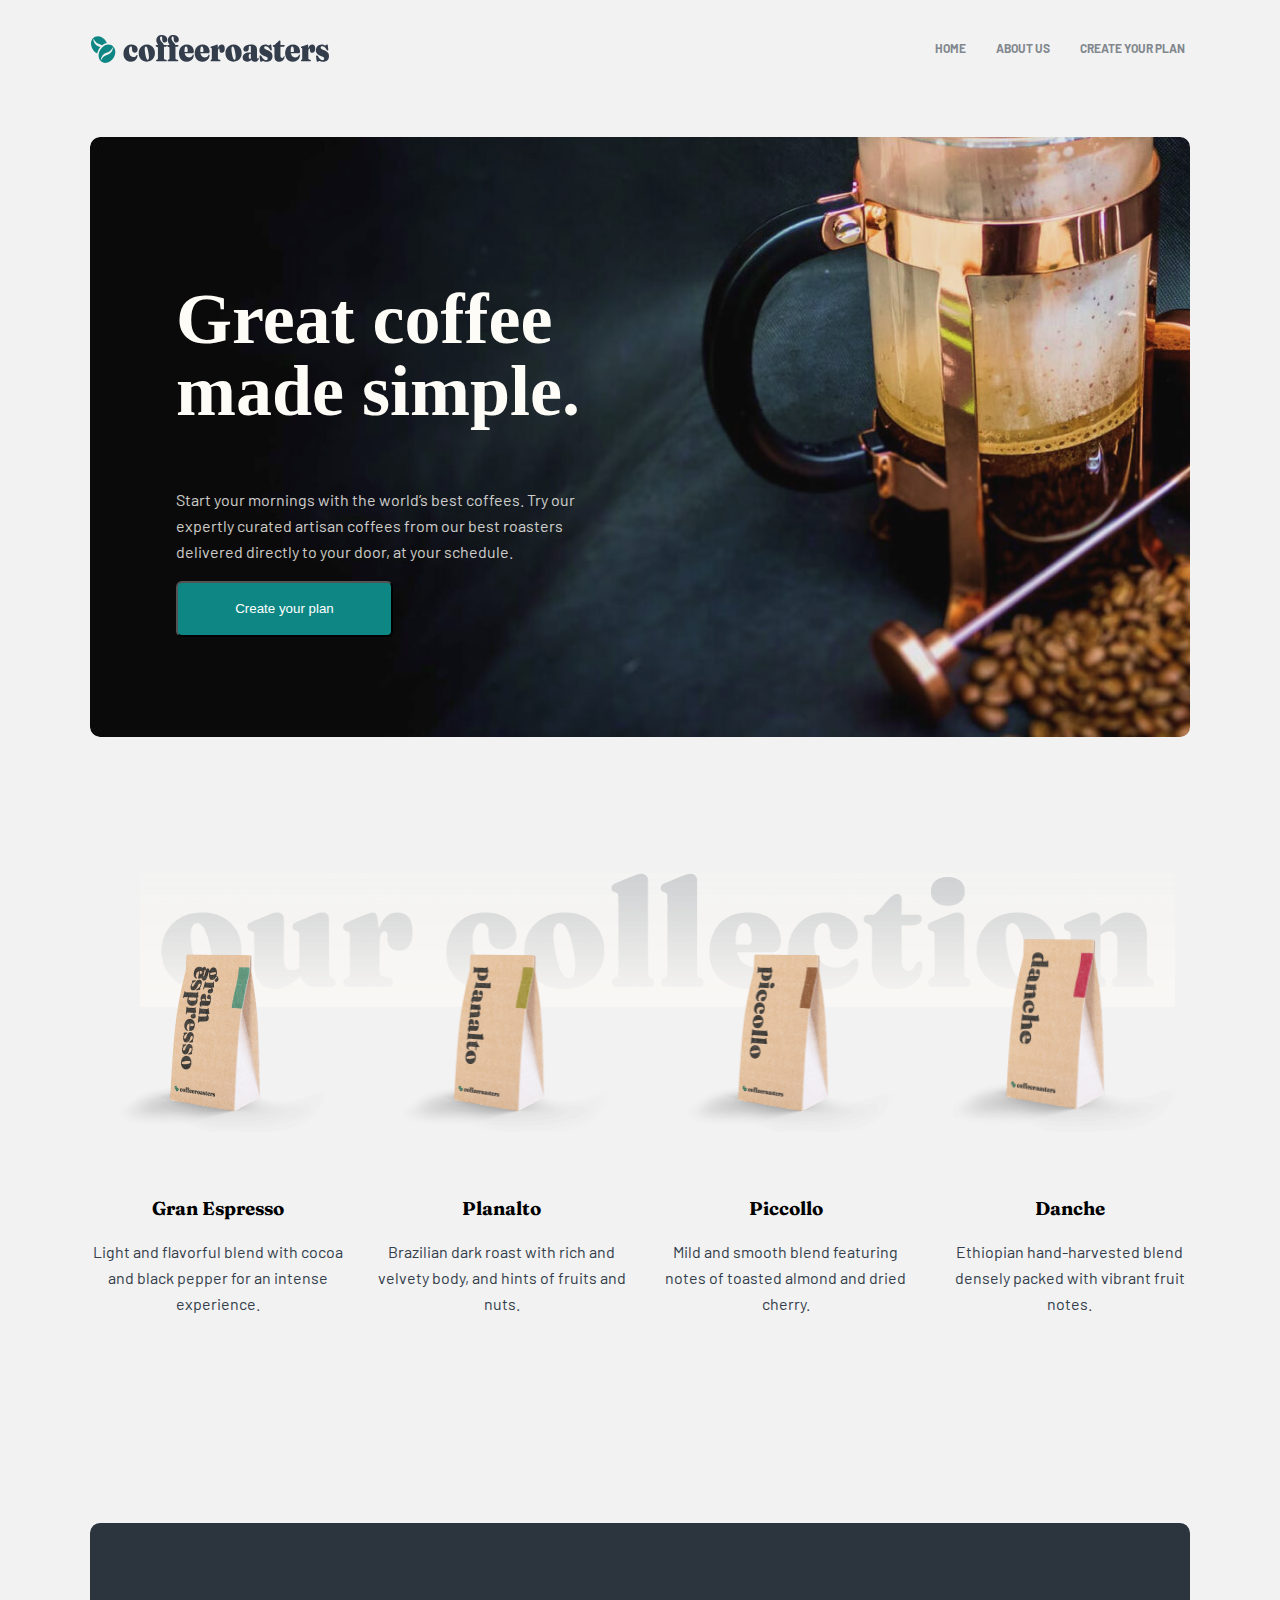
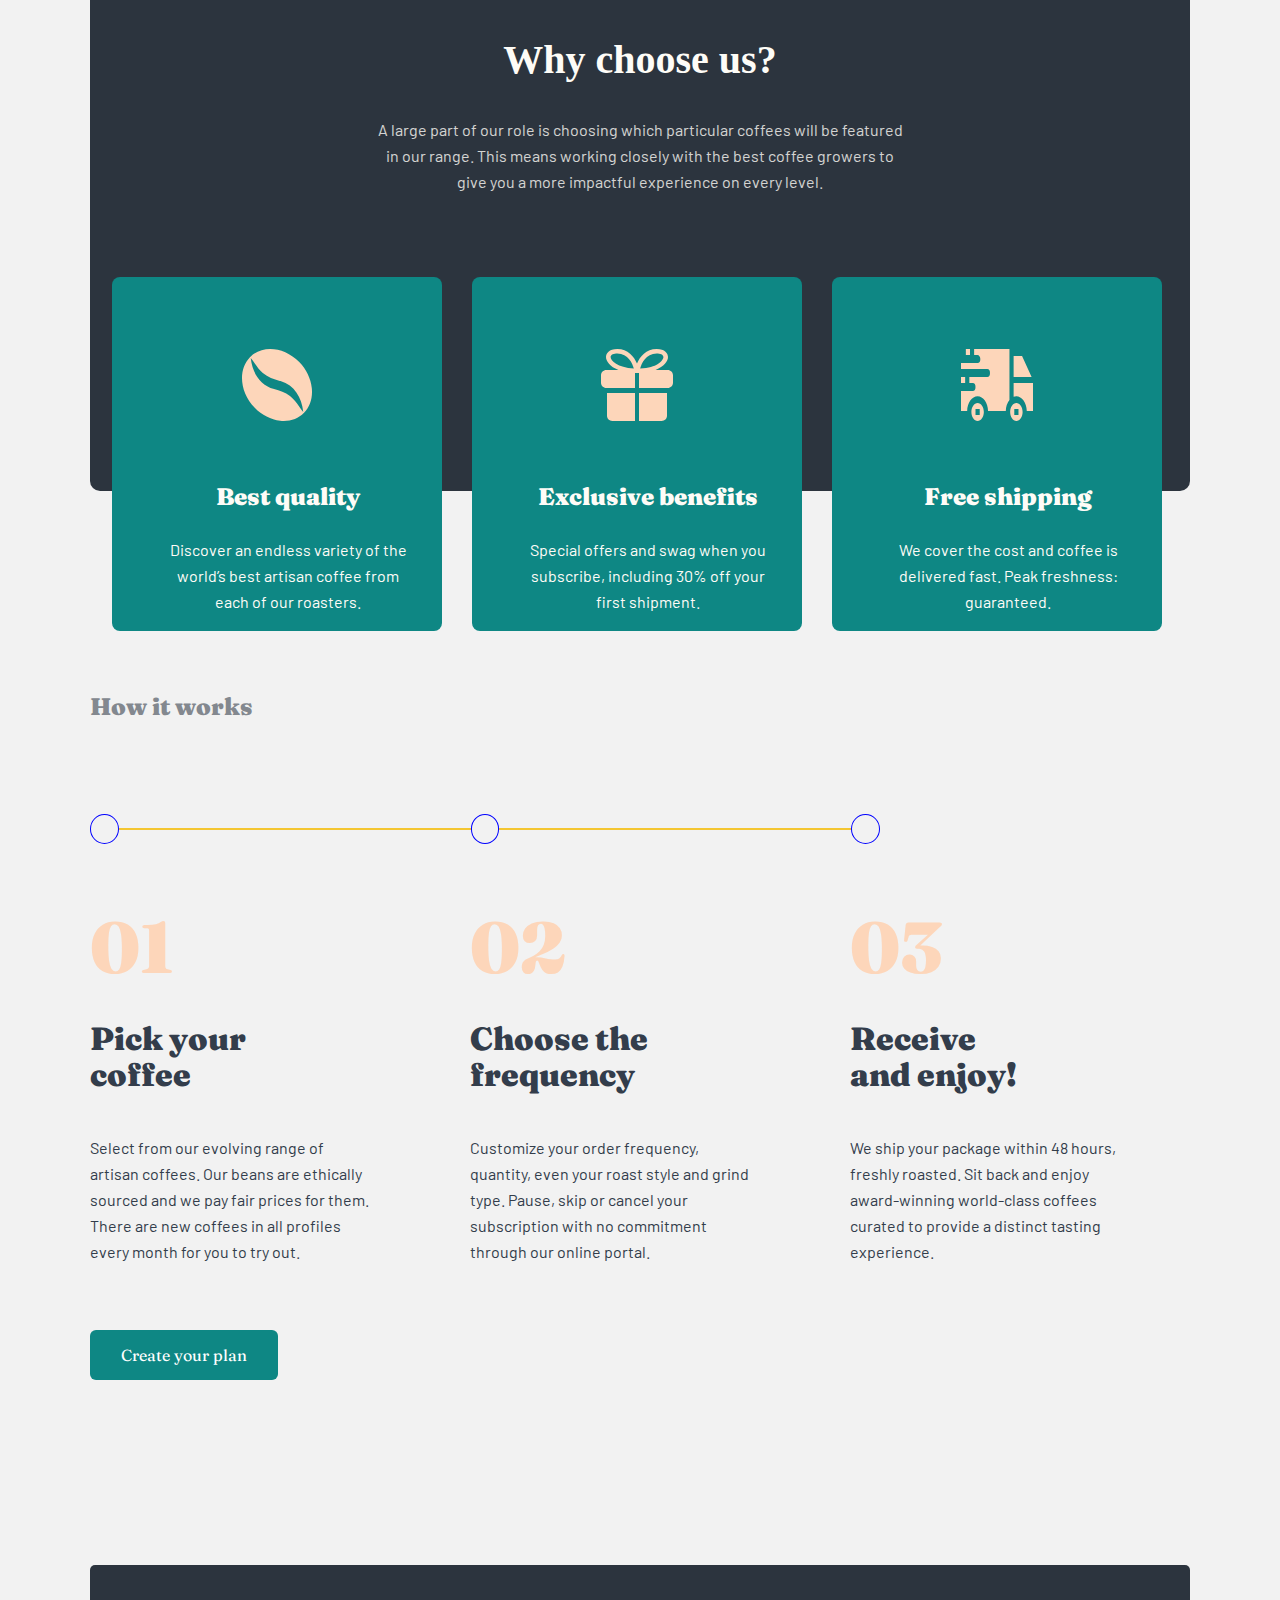
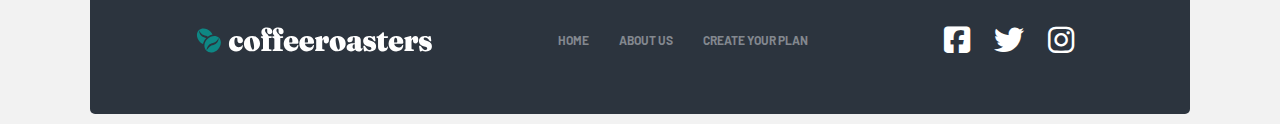
<file: index.html>
<!DOCTYPE html>
<html lang="en">

<head>
    <meta charset="UTF-8">
    <meta http-equiv="X-UA-Compatible" content="IE=edge">
    <meta name="viewport" content="width=device-width, initial-scale=1.0">
    <link rel="stylesheet" href="https://cdnjs.cloudflare.com/ajax/libs/font-awesome/6.1.1/css/all.min.css">
    <link rel="stylesheet" href="./css/main.css">
    <!-- <link rel="stylesheet" href="./css/main-min.css"> -->
    <title>Home</title>
</head>

<body>
    <!-- header  -->
    <header class="header">
        <div class="container">
            <div class="header__info">
                <img class="header__info-img" src="./imgs/logo.svg" alt="logo" width="240" height="30">

                <nav>
                    <ul class="header__nav-list">
                        <li><a class="header__nav-item" href="./index.html">HOME</a></li>
                        <li><a class="header__nav-item" href="./aboutUs.html">ABOUT US</a></li>
                        <li><a class="header__nav-item" href="./creativ.html">Create your plan</a></li>
                    </ul>
                </nav>

                <a class="header__settings" href="#">
                    <img src="./imgs/CombinedShape 2.svg" alt="">
                </a>
            </div>
        </div>
    </header>
    <!-- header  -->

    <!-- main  -->
    <main class="main">
        <section>
            <div class="container">
                <div class="main__hero">
                    <div class="main__hero-description">
                        <h2 class="main__hero-text">
                            Great coffee
                            made simple.
                        </h2>

                        <p class="main__hero-paragrft">
                            Start your mornings with the world’s best coffees. Try our expertly curated artisan coffees
                            from
                            our
                            best roasters
                            delivered directly to your door, at your schedule.
                        </p>

                        <button class="main__hero-button">Create your plan</button>
                    </div>
                </div>
            </div>
        </section>

        <section>
            <div class="container">
                <div class="main__collection">
                    <ul class="main__collection-list">
                        <li class="main__collection-item">
                            <img src="./imgs/kopi1.png" alt="kopi-imgs" width="255" height="193">
                            <div class="main__collection-deckription">
                                <h3 class="main__collection-text">Gran Espresso</h3>
                                <p class="main__collection-paragrft">
                                    Light and flavorful blend with cocoa and black pepper for
                                    an intense experience.
                                </p>
                            </div>
                        </li>

                        <li class="main__collection-item">
                            <img src="./imgs/kopi2.png" alt="kopi-imgs" width="255" height="193">
                            <div class="main__collection-deckription">
                                <h3 class="main__collection-text">Planalto</h3>
                                <p class="main__collection-paragrft">
                                    Brazilian dark roast with rich and velvety body, and hints of fruits and nuts.
                                </p>
                            </div>
                        </li>

                        <li class="main__collection-item">
                            <img src="./imgs/kopi3.png" alt="kopi-imgs" width="255" height="193">
                            <div class="main__collection-deckription">
                                <h3 class="main__collection-text">Piccollo</h3>
                                <p class="main__collection-paragrft">
                                    Mild and smooth blend featuring notes of toasted almond and dried cherry.
                                </p>
                            </div>
                        </li>

                        <li class="main__collection-item">
                            <img src="./imgs/kopi4.png" alt="kopi-imgs" width="255" height="193">
                            <div class="main__collection-deckription">
                                <h3 class="main__collection-text">Danche</h3>
                                <p class="main__collection-paragrft">
                                    Ethiopian hand-harvested blend densely packed with vibrant fruit notes.
                                </p>
                            </div>
                        </li>

                    </ul>
                </div>
            </div>
        </section>

        <section>
            <div class="container">
                <div class="main__choose-uc">
                    <div class="main__choose-us-description">
                        <h2 class="main__choose-us-text">Why choose us?</h2>
                        <p class="main__choose-uc-paragrft">
                            A large part of our role is choosing which particular coffees will be featured
                            in our range. This means working closely with the best coffee growers to give
                            you a more impactful experience on every level.
                        </p>
                    </div>

                    <ul class="main__choose-list">
                        <li class="main__choose-item">
                            <img src="./imgs/Combined-Shapee1.svg" alt="shpall" width="72" height="72">
                            <div>
                                <h3>Best quality</h3>
                                <p>
                                    Discover an endless variety of the world’s best artisan coffee from each of our
                                    roasters.
                                </p>
                            </div>
                        </li>

                        <li class="main__choose-item">
                            <img src="./imgs/Combined-Shapee2.svg" alt="shapee2" width="72" height="72">
                            <div>
                                <h3>Exclusive benefits</h3>
                                <p>
                                    Special offers and swag when you subscribe, including 30% off your first shipment.
                                </p>
                            </div>
                        </li>

                        <li class="main__choose-item">
                            <img src="./imgs/Combined-Shapee3.svg" alt="shappe3" width="72" height="72">
                            <div>
                                <h3>Free shipping</h3>
                                <p>
                                    We cover the cost and coffee is delivered fast. Peak freshness: guaranteed.
                                </p>
                            </div>
                        </li>

                    </ul>
                </div>
            </div>
        </section>

        <section>
            <div class="container">
                <h2 class="main__costum-text">How it works</h2>

                <div class="main__dropmi">
                    <span></span>
                    <span></span>
                    <span></span>
                    <span></span>
                    <span></span>
                </div>

                <ul class="main__product-list">
                    <li class="main__product-item">
                        <span>01</span>
                        <h3 class="main__product-text">
                            Pick your
                            coffee
                        </h3>

                        <p>
                            Select from our evolving range of artisan coffees. Our beans are ethically sourced and we
                            pay fair prices for them.
                            There are new coffees in all profiles every month for you to try out.
                        </p>
                    </li>

                    <li class="main__product-item">
                        <span>02</span>
                        <h3 class="main__product-text">
                            Choose the frequency
                        </h3>

                        <p>
                            Customize your order frequency, quantity, even your roast style and grind type. Pause, skip
                            or cancel your subscription
                            with no commitment through our online portal.
                        </p>
                    </li>

                    <li class="main__product-item">
                        <span>03</span>
                        <h3 class="main__product-text">
                            Receive and enjoy!
                        </h3>

                        <p>
                            We ship your package within 48 hours, freshly roasted. Sit back and enjoy award-winning
                            world-class coffees curated to
                            provide a distinct tasting experience.
                        </p>
                    </li>
                </ul>
                <div class="product-links">
                    <a class="product-link" href="#">Create your plan</a>
                </div>
            </div>
        </section>
    </main>
    <!-- main  -->

    <!-- footer  -->
    <footer>
        <div class="container">
            <div class="footer__info">
                <img src="./imgs/footer-logo.svg" alt="footer-logo" width="236" height="26">

                <ul class="header__nav-list">
                    <li><a class="header__nav-item" href="./index.html">HOME</a></li>
                    <li><a class="header__nav-item" href="./aboutUs.html">ABOUT US</a></li>
                    <li><a class="header__nav-item" href="./creativ.html">Create your plan</a></li>
                </ul>

                <div >
                    <a href="https://www.facebook.com/watch/live/?ref=live_delegate" target="_blank">
                        <i class="fa-brands fa-facebook-square"></i>
                    </a>

                    <a href="https://twitter.com/?lang=ru" target="_blank">
                        <i class="fa-brands fa-twitter"></i>
                    </a>

                    <a href="https://www.instagram.com/" target="_blank">
                        <i class="fa-brands fa-instagram"></i>
                    </a>

                </div>
            </div>

        </div>
    </footer>
    <!-- footer  -->
</body>

</html>
</file>
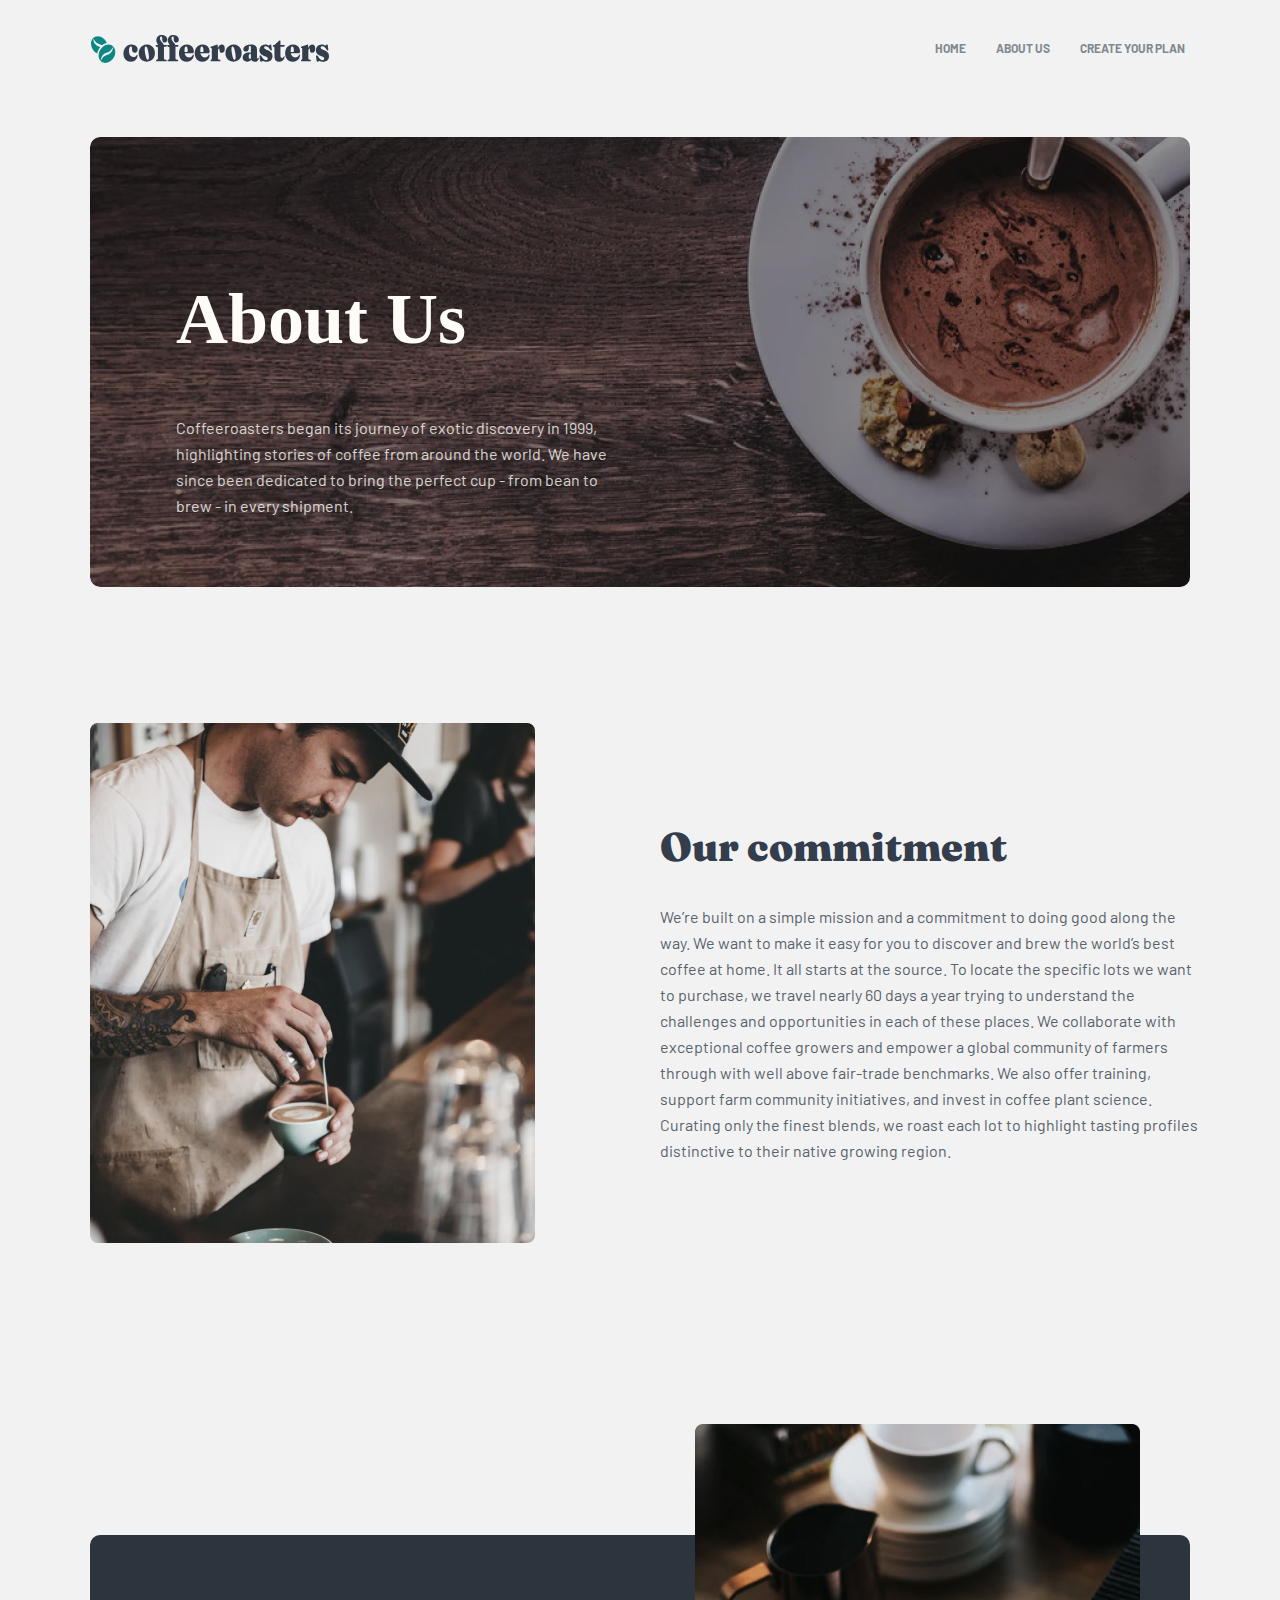
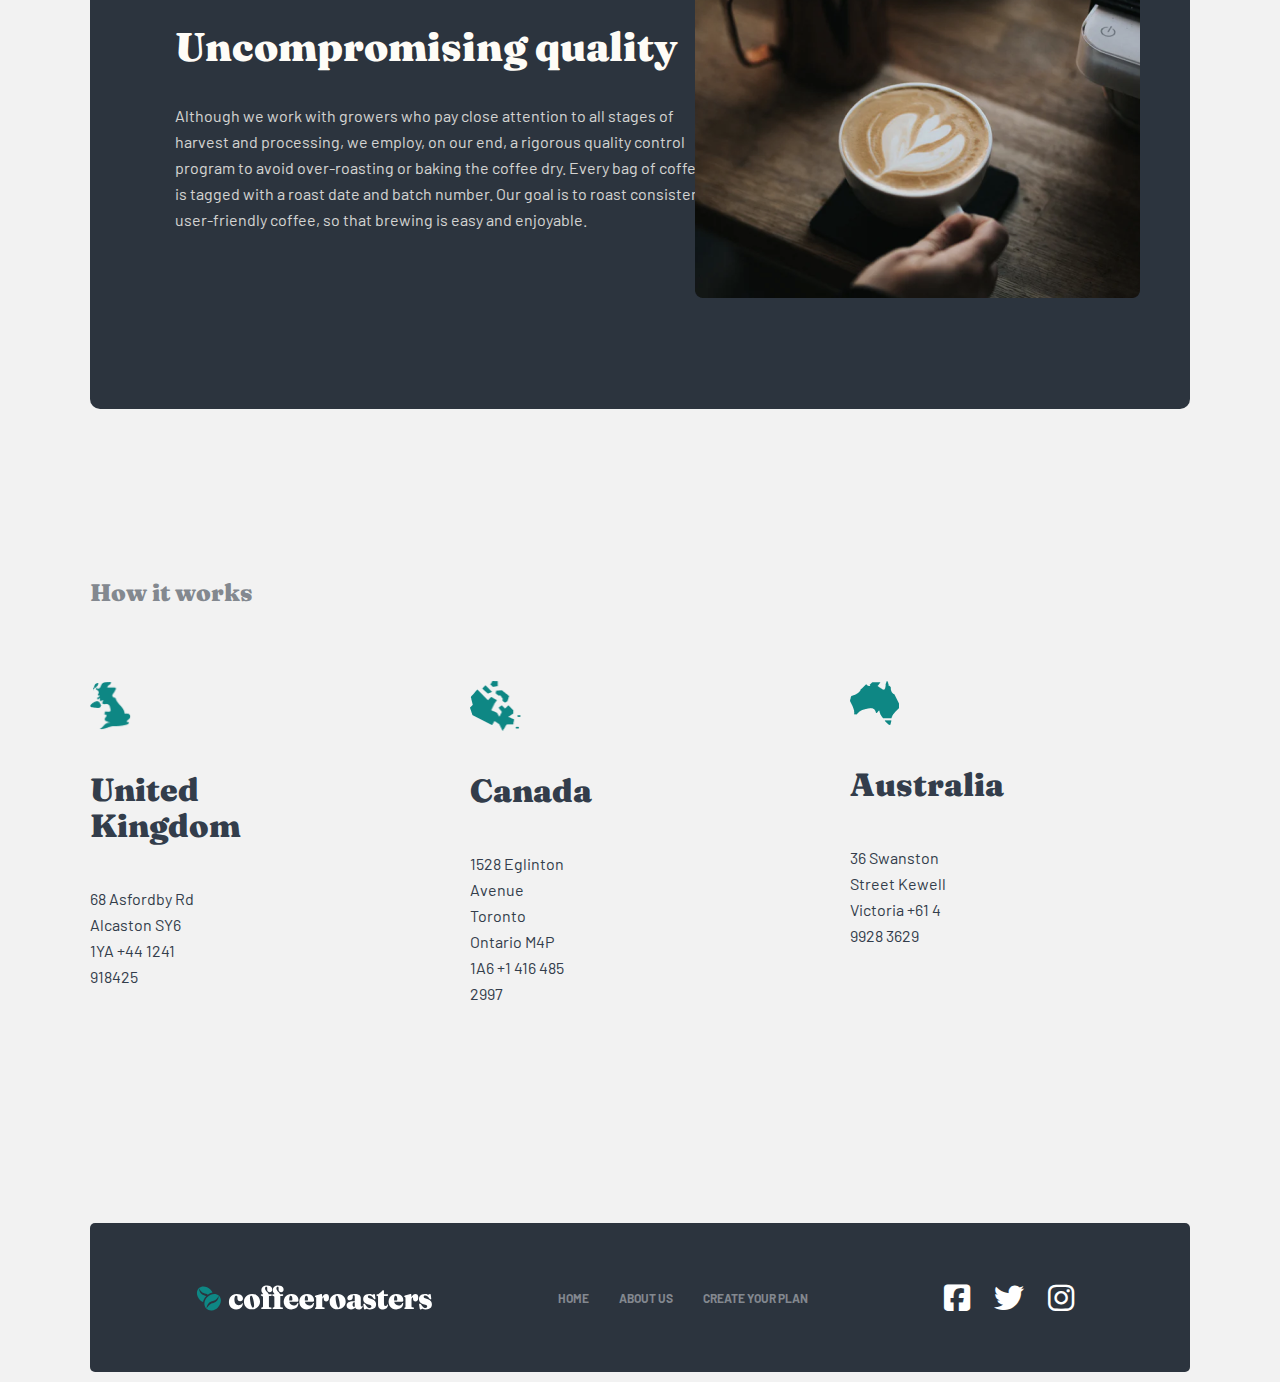
<file: aboutUs.html>
<!DOCTYPE html>
<html lang="en">

<head>
    <meta charset="UTF-8">
    <meta http-equiv="X-UA-Compatible" content="IE=edge">
    <meta name="viewport" content="width=device-width, initial-scale=1.0">
    <link rel="stylesheet" href="https://cdnjs.cloudflare.com/ajax/libs/font-awesome/6.1.1/css/all.min.css">
    <link rel="stylesheet" href="./css/main.css">
    <link rel="stylesheet" href="./css/about.css">
    <title>about</title>
</head>

<body>
    <!-- header----------------->
    <header class="header">
        <div class="container">
            <div class="header__info">
                <img class="header__info-img" src="./imgs/logo.svg" alt="logo" width="240" height="30">

                <ul class="header__nav-list">
                    <li><a class="header__nav-item" href="./index.html">HOME</a></li>
                    <li><a class="header__nav-item" href="./aboutUs.html">ABOUT US</a></li>
                    <li><a class="header__nav-item" href="./creativ.html">Create your plan</a></li>
                </ul>

                <a class="header__settings" href="#">
                    <img src="./imgs/CombinedShape 2.svg" alt="">
                </a>
            </div>
        </div>
    </header>
    <!-- header------------------->

    <!-- main------------------->
    <main class="main">

        <section class="main__hero-section">
            <div class="container">
                <div class="main__hero">
                    <div class="main__hero-description">
                        <h2 class="main__hero-text">
                            About Us
                        </h2>

                        <p class="main__hero-paragrft">
                            Coffeeroasters began its journey of exotic discovery in 1999, highlighting stories of coffee
                            from around the world. We
                            have since been dedicated to bring the perfect cup - from bean to brew - in every shipment.
                        </p>
                    </div>
                </div>
            </div>
        </section>

        <section class="main__commitment-section">
            <div class="container">
                <div class="commitment">
                    <div class="main__commitment-img">
                        <img src="./imgs/Bitmap.png" alt="Bitmap_img" width="445" height="520">
                    </div>

                    <div class="main__commitment-description">
                        <h2 class="main__commitent-text">Our commitment</h2>
                        <p class="main__commitmain-paragrft">
                            We’re built on a simple mission and a commitment to doing good along the way. We want to
                            make it easy for you to
                            discover and brew the world’s best coffee at home. It all starts at the source. To locate
                            the specific lots we want to
                            purchase, we travel nearly 60 days a year trying to understand the challenges and
                            opportunities in each of these places.
                            We collaborate with exceptional coffee growers and empower a global community of farmers
                            through with well above
                            fair-trade benchmarks. We also offer training, support farm community initiatives, and
                            invest in coffee plant science.
                            Curating only the finest blends, we roast each lot to highlight tasting profiles distinctive
                            to their native growing
                            region.
                        </p>
                    </div>
                </div>
            </div>
        </section>

        <section class="quality-section">
            <div class="container">
                <div class="main__quality">
                    <div>
                        <h2 class="main__commitent-text quality-text">
                            Uncompromising quality
                        </h2>

                        <p class="main__quality-paragrft">
                            Although we work with growers who pay close attention to all stages of harvest and
                            processing,
                            we employ, on our end, a
                            rigorous quality control program to avoid over-roasting or baking the coffee dry. Every bag
                            of
                            coffee is tagged with a
                            roast date and batch number. Our goal is to roast consistent, user-friendly coffee, so that
                            brewing is easy and
                            enjoyable.
                        </p>
                    </div>

                    <div class="main__quality-img">
                        <img src="./imgs/Bitmap3.png" alt="bitmap" width="445" height="474">
                    </div>
                </div>
            </div>
        </section>

        <section>
            <div class="container">
                <h2 class="main__costum-text">How it works</h3>
                    <ul class="main__product-list">
                        <li class="main__product-item">
                            <img src="./imgs/Combined_Shape.png" alt="combinent-img" width="41" height="49">
                            <div>
                                <h3 class="main__product-text">
                                    United Kingdom
                                </h3>

                                <p>
                                    68 Asfordby Rd
                                    Alcaston
                                    SY6 1YA
                                    +44 1241 918425
                                </p>
                            </div>
                        </li>

                        <li class="main__product-item">
                            <img src="./imgs/Combined_Shape1.png" alt="combinent-img" width="51" height="50">
                            <div>
                                <h3 class="main__product-text">
                                    Canada
                                </h3>

                                <p>
                                    1528 Eglinton Avenue
                                    Toronto
                                    Ontario M4P 1A6
                                    +1 416 485 2997
                                </p>
                            </div>
                        </li>

                        <li class="main__product-item">
                            <img src="./imgs/Combined_Shape2.png" alt="combinent-img" width="49" height="44">
                            <div>
                                <h3 class="main__product-text">
                                    Australia
                                </h3>

                                <p>
                                    36 Swanston Street
                                    Kewell
                                    Victoria
                                    +61 4 9928 3629
                                </p>
                            </div>
                        </li>
                    </ul>
            </div>
        </section>

    </main>
    <!-- main  -->

    <!-- footer  -->
    <footer>
        <div class="container">
            <div class="footer__info">
                <img src="./imgs/footer-logo.svg" alt="footer-logo" width="236" height="26">

                <ul class="header__nav-list">
                    <li><a class="header__nav-item" href="./index.html">HOME</a></li>
                    <li><a class="header__nav-item" href="./aboutUs.html">ABOUT US</a></li>
                    <li><a class="header__nav-item" href="./creativ.html">Create your plan</a></li>
                </ul>


                <div>
                    <a href="https://www.facebook.com/watch/live/?ref=live_delegate" target="_blank">
                        <i class="fa-brands fa-facebook-square"></i>
                    </a>
                
                    <a href="https://twitter.com/?lang=ru" target="_blank">
                        <i class="fa-brands fa-twitter"></i>
                    </a>
                
                    <a href="https://www.instagram.com/" target="_blank">
                        <i class="fa-brands fa-instagram"></i>
                    </a>
                
                </div>
            </div>

        </div>
    </footer>
    <!-- footer  -->

</body>

</html>
</file>
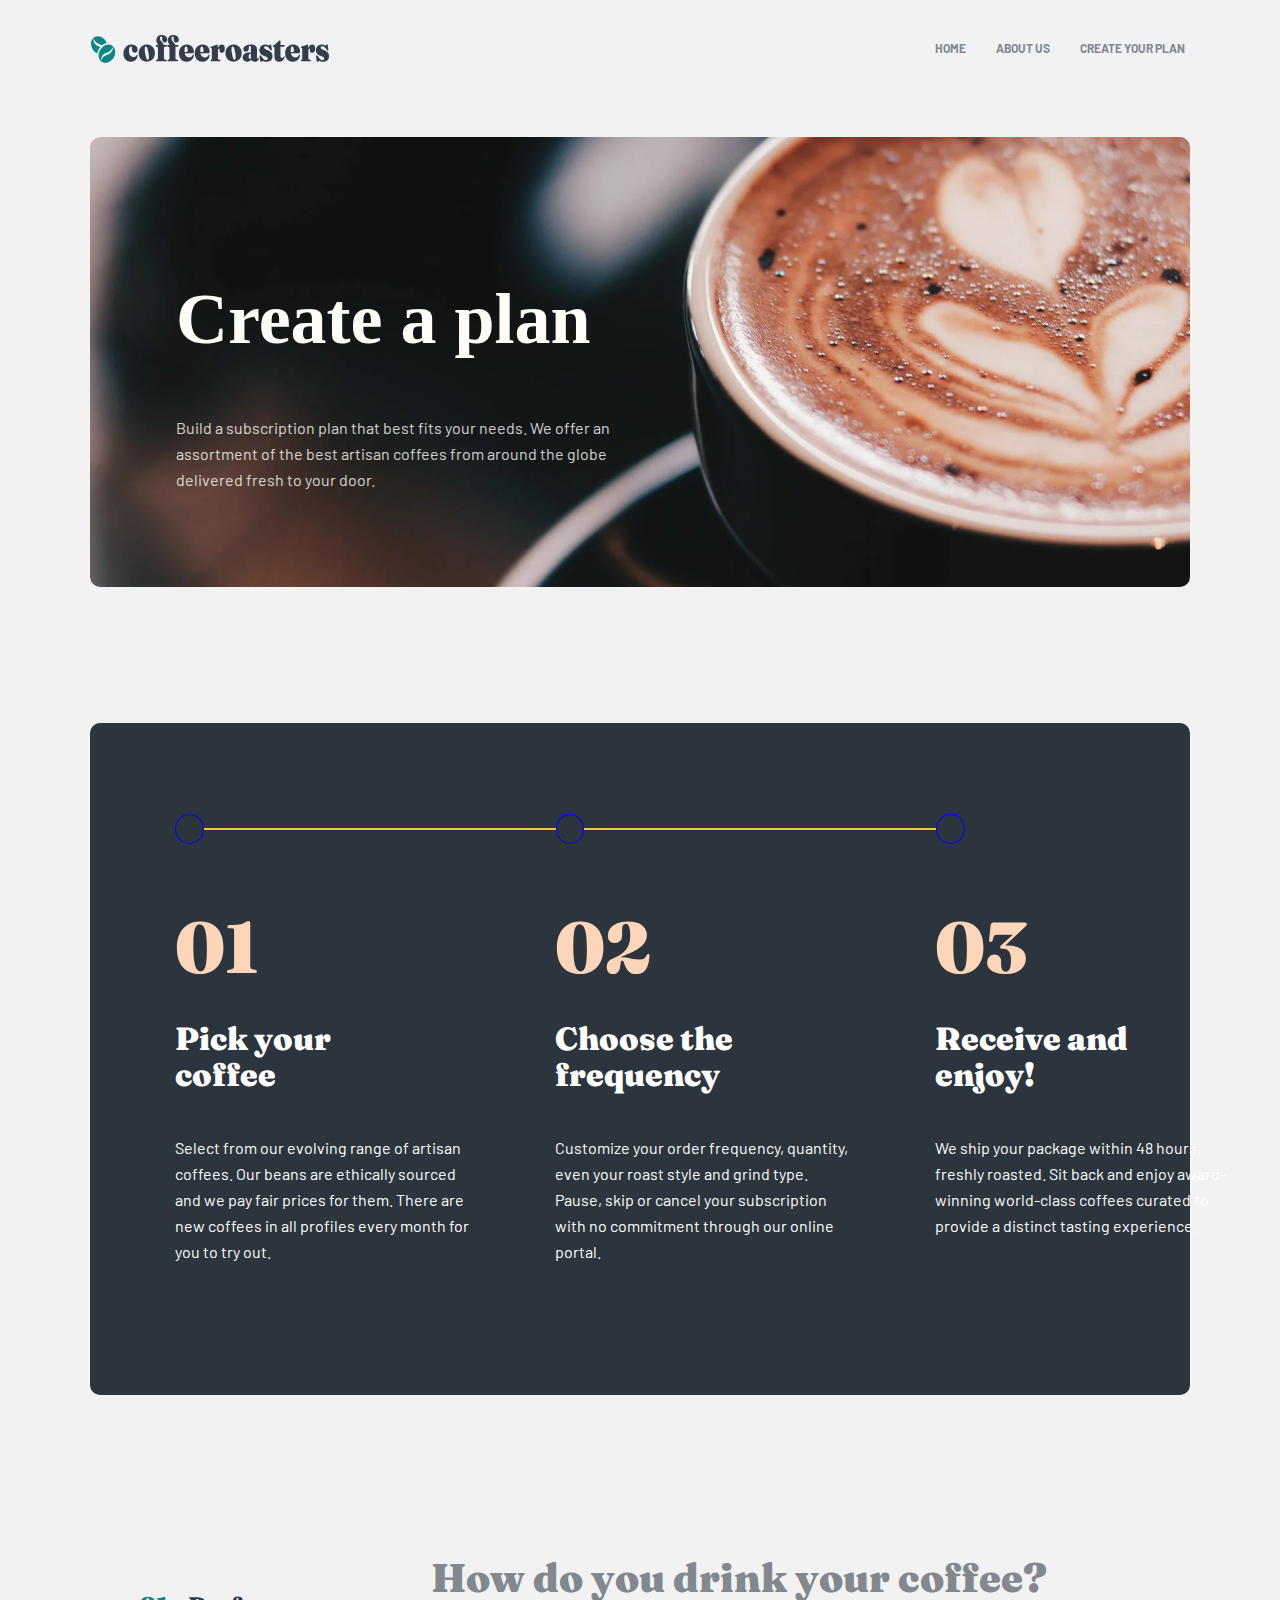
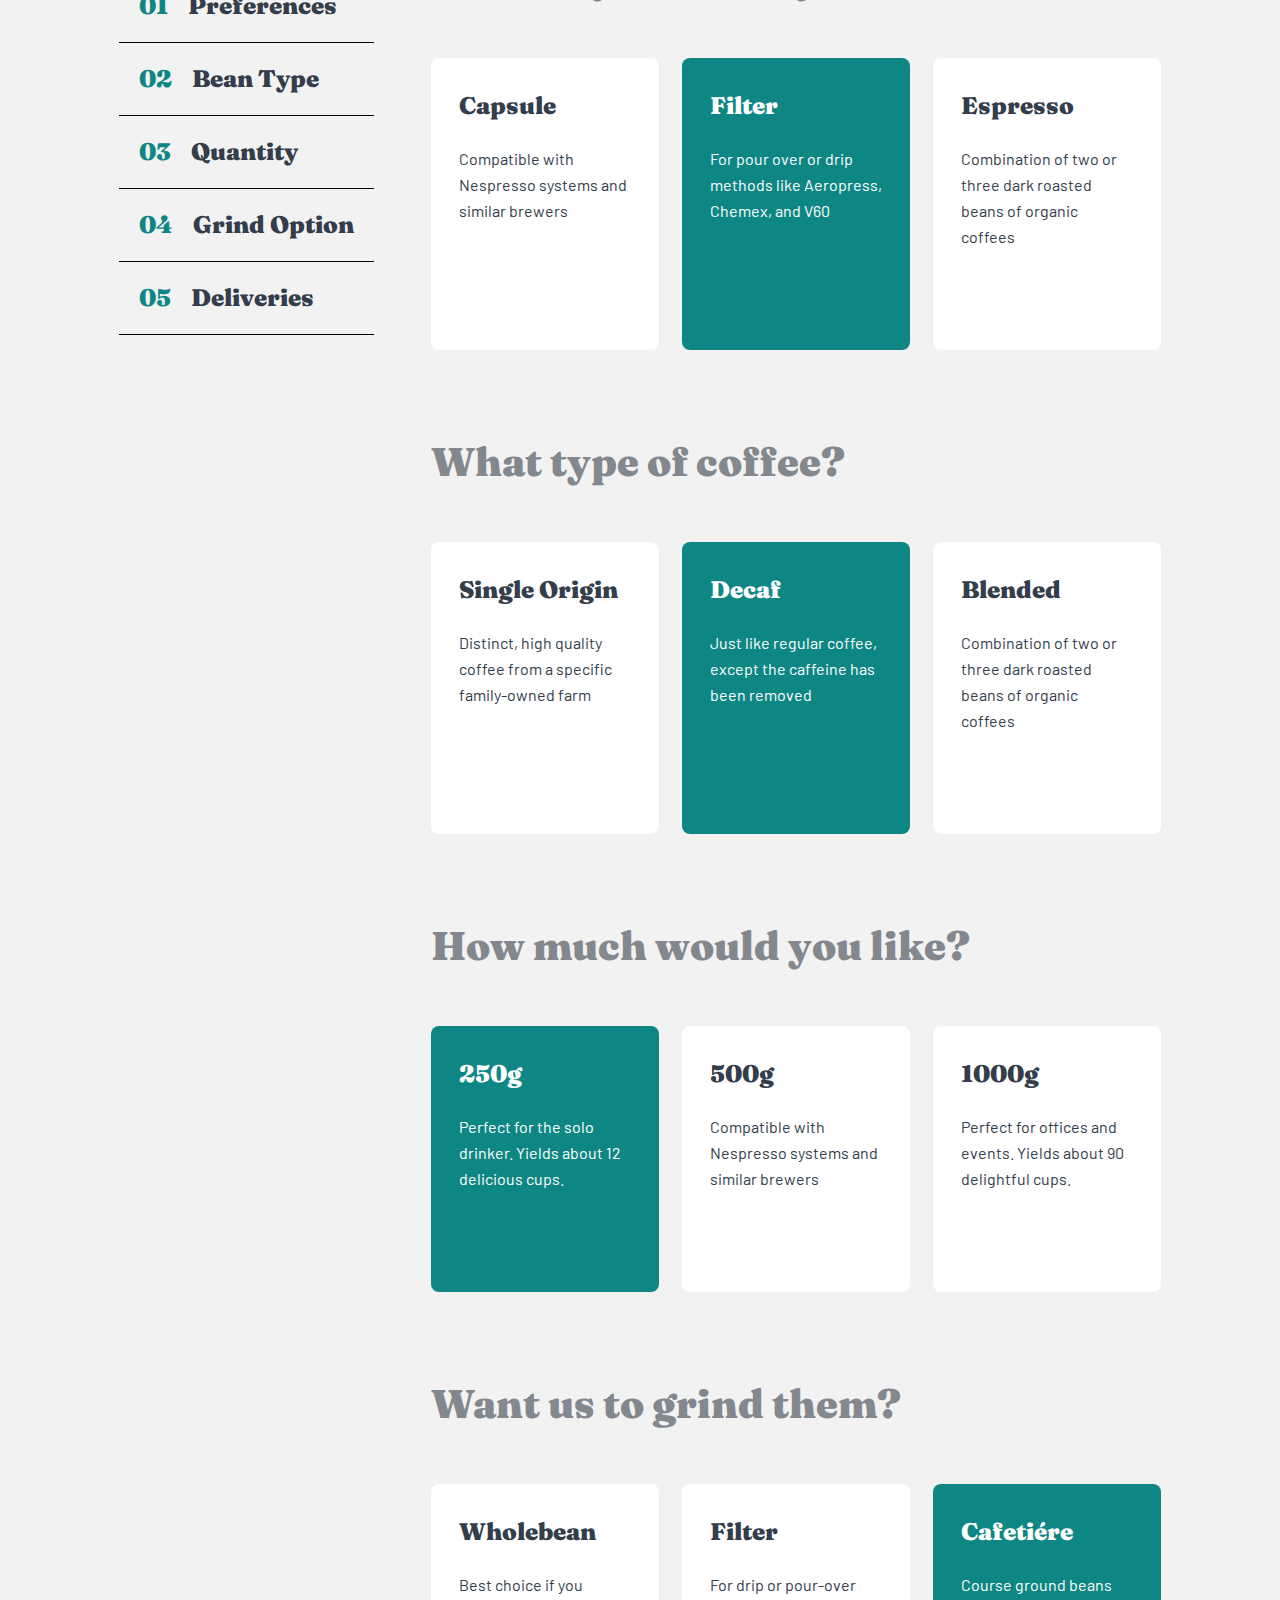
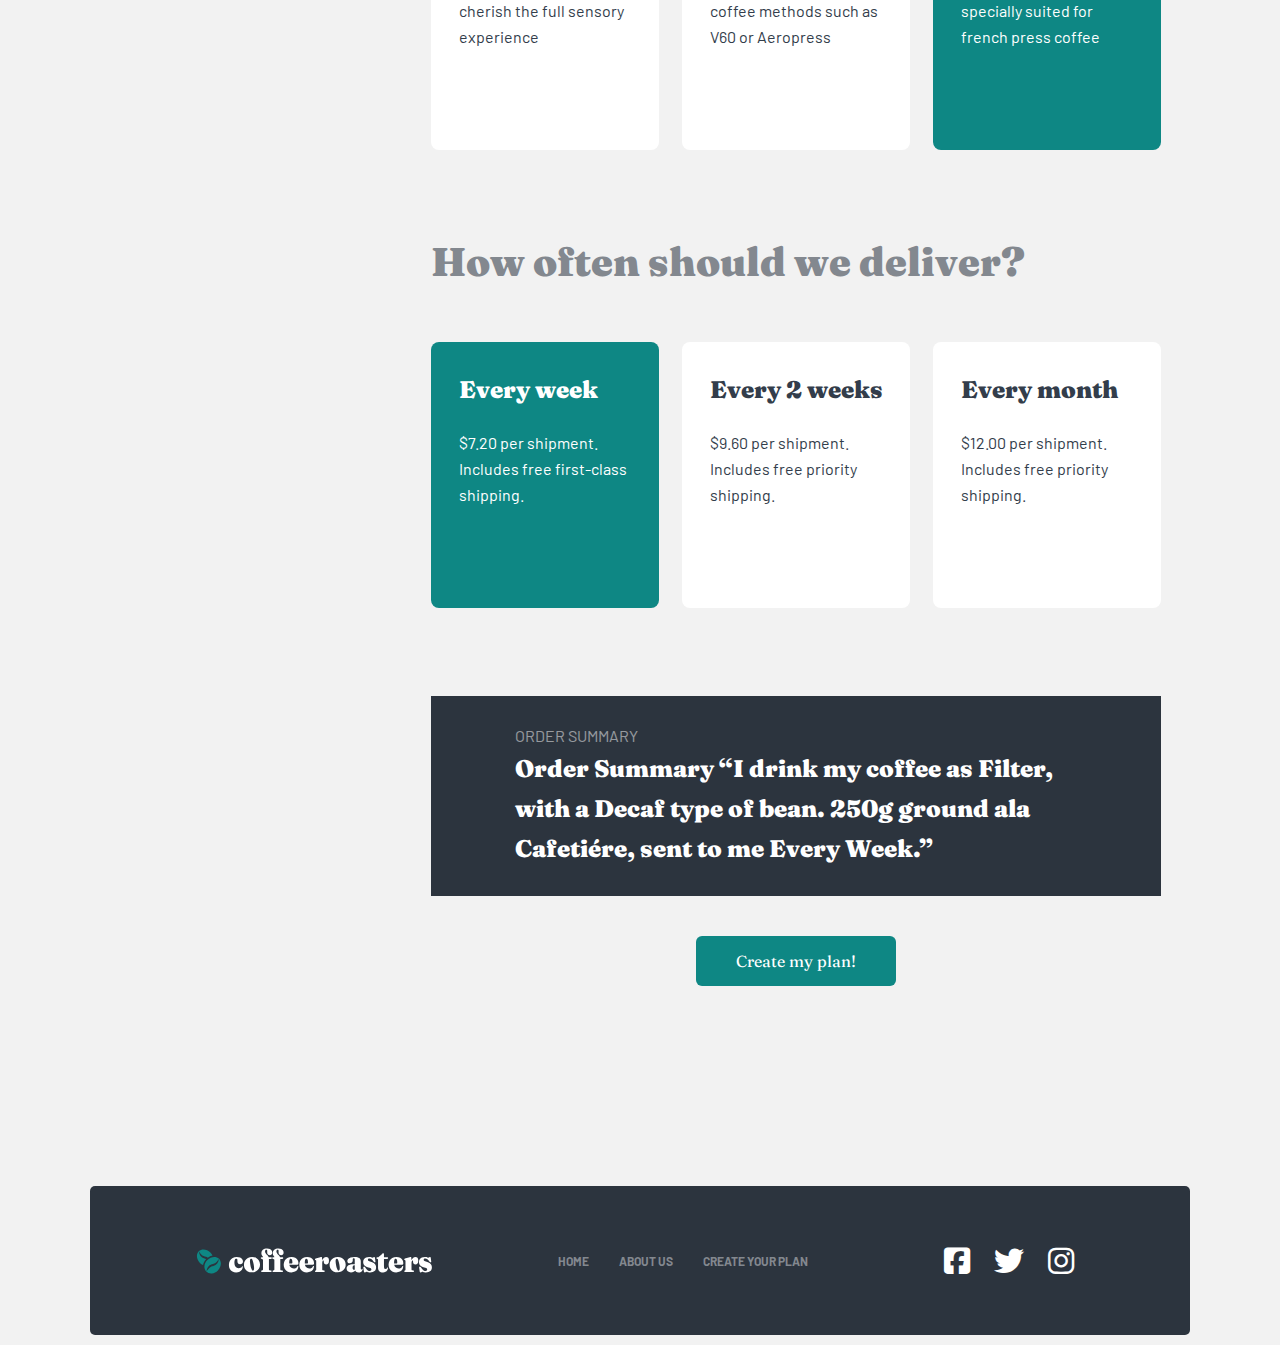
<file: creativ.html>
<!DOCTYPE html>
<html lang="en">

<head>
    <meta charset="UTF-8">
    <meta http-equiv="X-UA-Compatible" content="IE=edge">
    <meta name="viewport" content="width=device-width, initial-scale=1.0">
    <link rel="stylesheet" href="https://cdnjs.cloudflare.com/ajax/libs/font-awesome/6.1.1/css/all.min.css">
    <title>creative</title>
    <link rel="stylesheet" href="./css/main.css">
    <link rel="stylesheet" href="./css/about.css">
    <link rel="stylesheet" href="./css/creative.css">
</head>

<body>
    <!-- header  -->
    <header class="header">
        <div class="container">
            <div class="header__info">
                <img class="header__info-img" src="./imgs/logo.svg" alt="logo" width="240" height="30">

                <nav>
                    <ul class="header__nav-list">
                        <li><a class="header__nav-item" href="./aboutUs.html">HOME</a></li>
                        <li><a class="header__nav-item" href="./aboutUs.html">ABOUT US</a></li>
                        <li><a class="header__nav-item" href="./creativ.html">Create your plan</a></li>
                    </ul>
                </nav>

                <a class="header__settings" href="#">
                    <img src="./imgs/CombinedShape 2.svg" alt="">
                </a>
            </div>
        </div>
    </header>
    <!-- header  -->

    <!-- main ------------ -->
    <section class="main__hero-section">
        <div class="container">
            <div class="main__hero">
                <div class="main__hero-description">
                    <h2 class="main__hero-text">
                        Create a plan
                    </h2>

                    <p class="main__hero-paragrft">
                        Build a subscription plan that best fits your needs. We offer an assortment of the best artisan
                        coffees from around the
                        globe delivered fresh to your door.
                    </p>
                </div>
            </div>
        </div>
    </section>

    <section class="main__product-section">
        <div class="container">
            <div class="main__product">
                <div class="main__dropmi">
                    <span></span>
                    <span></span>
                    <span></span>
                    <span></span>
                    <span></span>
                </div>

                <ul class="main__product-list">
                    <li class="main__product-item">
                        <span>01</span>
                        <h3 class="main__product-text">
                            Pick your
                            coffee
                        </h3>

                        <p>
                            Select from our evolving range of artisan coffees. Our beans are ethically sourced and we
                            pay fair prices for them.
                            There are new coffees in all profiles every month for you to try out.
                        </p>
                    </li>

                    <li class="main__product-item">
                        <span>02</span>
                        <h3 class="main__product-text">
                            Choose the frequency
                        </h3>

                        <p>
                            Customize your order frequency, quantity, even your roast style and grind type. Pause, skip
                            or cancel your subscription
                            with no commitment through our online portal.
                        </p>
                    </li>

                    <li class="main__product-item">
                        <span>03</span>
                        <h3 class="main__product-text">
                            Receive and enjoy!
                        </h3>

                        <p>
                            We ship your package within 48 hours, freshly roasted. Sit back and enjoy award-winning
                            world-class coffees curated to
                            provide a distinct tasting experience.
                        </p>
                    </li>
                </ul>
            </div>
        </div>
    </section>

    <section class="main__deliveries-section">
        <div class="container">
            <div class="main__deliveries">

                <ul class="main__deliveris-list">
                    <li class="main__deliveries-item">
                        <strong>01</strong>
                        <p>Preferences</p>
                    </li>

                    <li class="main__deliveries-item">
                        <strong>02</strong>
                        <p>Bean Type</p>
                    </li>

                    <li class="main__deliveries-item">
                        <strong>03</strong>
                        <p>Quantity</p>
                    </li>

                    <li class="main__deliveries-item">
                        <strong>04</strong>
                        <p>Grind Option</p>
                    </li>

                    <li class="main__deliveries-item">
                        <strong>05</strong>
                        <p>Deliveries</p>
                    </li>
                </ul>



                <div class="main__deliveris-product">
                    <div>
                        <h2 class="main__deliveris-texgt">How do you drink your coffee?</h2>
                        <ul class="deliveris__list">
                            <li class="deliveris__item">
                                <h3 class="deliveris__item-text">Capsule</h3>
                                <p class="deliveris__item-paragrft">
                                    Compatible with Nespresso systems and similar brewers
                                </p>
                            </li>

                            <li class="deliveris__item deliveris__item--active">
                                <h3 class="deliveris__item-text deliveris__item-text--active">Filter</h3>
                                <p class="deliveris__item-paragrft deliveris__item-paragrft--active">
                                    For pour over or drip methods like Aeropress, Chemex, and V60
                                </p>
                            </li>

                            <li class="deliveris__item">
                                <h3 class="deliveris__item-text">Espresso</h3>
                                <p class="deliveris__item-paragrft">
                                    Combination of two or three dark roasted beans of organic coffees
                                </p>
                            </li>

                        </ul>
                    </div>

                    <div>
                        <h2 class="main__deliveris-texgt">What type of coffee?</h2>
                        <ul class="deliveris__list">
                            <li class="deliveris__item">
                                <h3 class="deliveris__item-text">Single Origin</h3>
                                <p class="deliveris__item-paragrft">
                                    Distinct, high quality coffee from a specific family-owned farm
                                </p>
                            </li>

                            <li class="deliveris__item deliveris__item--active">
                                <h3 class="deliveris__item-text deliveris__item-text--active">Decaf</h3>
                                <p class="deliveris__item-paragrft deliveris__item-paragrft--active">
                                    Just like regular coffee, except the caffeine has been removed
                                </p>
                            </li>

                            <li class="deliveris__item">
                                <h3 class="deliveris__item-text">Blended</h3>
                                <p class="deliveris__item-paragrft">
                                    Combination of two or three dark roasted beans of organic coffees
                                </p>
                            </li>

                        </ul>
                    </div>

                    <div>
                        <h2 class="main__deliveris-texgt">How much would you like?</h2>
                        <ul class="deliveris__list">
                            <li class="deliveris__item deliveris__item--active">
                                <h3 class="deliveris__item-text deliveris__item-text--active">250g</h3>
                                <p class="deliveris__item-paragrft deliveris__item-paragrft--active">
                                    Perfect for the solo drinker. Yields about 12 delicious cups.
                                </p>
                            </li>

                            <li class="deliveris__item">
                                <h3 class="deliveris__item-text">500g</h3>
                                <p class="deliveris__item-paragrft">
                                    Compatible with Nespresso systems and similar brewers
                                </p>
                            </li>

                            <li class="deliveris__item">
                                <h3 class="deliveris__item-text">1000g</h3>
                                <p class="deliveris__item-paragrft">
                                    Perfect for offices and events. Yields about 90 delightful cups.
                                </p>
                            </li>

                        </ul>
                    </div>

                    <div>
                        <h2 class="main__deliveris-texgt">Want us to grind them?</h2>
                        <ul class="deliveris__list">
                            <li class="deliveris__item">
                                <h3 class="deliveris__item-text">Wholebean</h3>
                                <p class="deliveris__item-paragrft">
                                    Best choice if you cherish the full sensory experience
                                </p>
                            </li>

                            <li class="deliveris__item">
                                <h3 class="deliveris__item-text">Filter</h3>
                                <p class="deliveris__item-paragrft">
                                    For drip or pour-over coffee methods such as V60 or Aeropress
                                </p>
                            </li>

                            <li class="deliveris__item deliveris__item--active">
                                <h3 class="deliveris__item-text deliveris__item-text--active">Cafetiére</h3>
                                <p class="deliveris__item-paragrft deliveris__item-paragrft--active">
                                    Course ground beans specially suited for french press coffee
                                </p>
                            </li>

                        </ul>
                    </div>

                    <div>
                        <h2 class="main__deliveris-texgt">How often should we deliver?</h2>
                        <ul class="deliveris__list">
                            <li class="deliveris__item deliveris__item--active">
                                <h3 class="deliveris__item-text deliveris__item-text--active">Every week</h3>
                                <p class="deliveris__item-paragrft deliveris__item-paragrft--active">
                                    $7.20 per shipment. Includes free first-class shipping.
                                </p>
                            </li>

                            <li class="deliveris__item">
                                <h3 class="deliveris__item-text">Every 2 weeks</h3>
                                <p class="deliveris__item-paragrft">
                                    $9.60 per shipment. Includes free priority shipping.
                                </p>
                            </li>

                            <li class="deliveris__item">
                                <h3 class="deliveris__item-text">Every month</h3>
                                <p class="deliveris__item-paragrft">
                                    $12.00 per shipment. Includes free priority shipping.
                                </p>
                            </li>

                        </ul>
                    </div>

                    <div class="deliveris__list-bottom">
                        <strong>Order Summary</strong>
                        <p>Order Summary
                            “I drink my coffee as Filter, with a Decaf type of bean. 250g ground ala Cafetiére, sent to
                            me Every Week.”</p>
                    </div>

                    <div class="produc-links">
                        <a class="product-link" href="#">Create my plan!</a>
                    </div>
                </div>
            </div>
        </div>
    </section>
    <!-- main ----------- -->

    <!-- footer  -->
    <footer>
        <div class="container">
            <div class="footer__info">
                <img src="./imgs/footer-logo.svg" alt="footer-logo" width="236" height="26">

                <ul class="header__nav-list">
                    <li><a class="header__nav-item" href="./index.html">HOME</a></li>
                    <li><a class="header__nav-item" href="./aboutUs.html">ABOUT US</a></li>
                    <li><a class="header__nav-item" href="./creativ.html">Create your plan</a></li>
                </ul>

                <div>
                    <a href="https://www.facebook.com/watch/live/?ref=live_delegate" target="_blank">
                        <i class="fa-brands fa-facebook-square"></i>
                    </a>
                
                    <a href="https://twitter.com/?lang=ru" target="_blank">
                        <i class="fa-brands fa-twitter"></i>
                    </a>
                
                    <a href="https://www.instagram.com/" target="_blank">
                        <i class="fa-brands fa-instagram"></i>
                    </a>
                
                </div>
            </div>

        </div>
    </footer>
    <!-- footer  -->
</body>

</html>
</file>
<file: css/main.css>
@import url("https://fonts.googleapis.com/css2?family=Barlow:wght@400;700;900&family=Fraunces:opsz,wght@9..144,900&display=swap");

* {
  box-sizing: border-box;
}

body {
  margin: 0;
  padding: 0;
  background: #f2f2f2;
  font-family: "Barlow", sans-serif;
  font-family: "Fraunces", serif;
}

.container {
  max-width: 1280px;
  margin: 0 auto;
  padding: 0 20px;
}

.header__info {
  display: flex;
  justify-content: space-between;
  align-items: center;
  padding: 20px 0;
  margin-bottom: 40px;
}

.header__nav-list {
  display: flex;
  column-gap: 20px;
  padding: 0;
  list-style: none;
}

.header__settings {
  display: none;
}

.header__nav-item {
  display: block;
  padding: 5px 5px 3px 5px;
  text-decoration: none;
  border-bottom: 2px solid #f2f2f2;
  font-family: "Barlow";
  font-weight: 700;
  font-size: 12px;
  line-height: 15px;
  text-transform: uppercase;
  color: #83888f;
}

.header__nav-item:hover {
  transition: all 0.5s ease;
  transform: scale(1.1);
  border-bottom: 2px solid red;
}

/* --------------main------------  */

.main__hero {
  height: 600px;
  background-image: url(../imgs/Bitmap1.jpg);
  background-size: cover;
  margin-bottom: 136px;
  border-radius: 10px;
}

.main__hero-description {
  padding: 86px;
}

.main__hero-text {
  width: 493px;
  font-family: "Fraunces 9px";
  font-weight: 900;
  font-size: 72px;
  line-height: 72px;
  color: #fefcf7;
}

.main__hero-paragrft {
  width: 445px;
  font-family: "Barlow";
  font-size: 16px;
  line-height: 26px;
  color: #fefcf7;
  opacity: 0.8;
}

.main__hero-button {
  width: 217px;
  height: 56px;
  background: #0e8784;
  border-radius: 6px;
  color: #fff;
  transition: all 0.5s linear;
}

.main__hero-button:hover {
  background: #00a8ff;
  color: red;
}

.main__collection {
  position: relative;
  height: 450px;
  background-image: url(../imgs/bg-img.png);
  background-repeat: no-repeat;
  background-size: 1111px 196px;
  background-position: left 95px top -62px;
  margin-bottom: 200px;
}

.main__collection-list {
  position: absolute;
  top: 50px;
  left: 7%;
  padding: 0;
  display: flex;
  justify-content: center;
  text-align: center;
  gap: 29px;
  list-style: none;
}

.main__collection-item {
  width: 255px;
}

.main__collection-deckription {
  margin-top: 61px;
}

.main__collection-tex {
  font-family: "Fraunces 9pt";
  font-weight: 900;
  font-size: 24px;
  line-height: 32px;
  color: #333d4b;
}

.main__collection-paragrft {
  margin: 0;
  font-family: "Barlow";
  font-weight: 400;
  font-size: 16px;
  line-height: 26px;
  color: #333d4b;
}

.main__choose-uc {
  position: relative;
  width: 100%;
  padding: 0 0 230px;
  background: #2c343e;
  border-radius: 10px;
  margin-bottom: 200px;
}

.main__choose-us-description {
  margin: 0 auto;
  padding: 80px 0 50px;
  width: 540px;
  text-align: center;
}

.main__choose-us-text {
  text-align: center;
  font-family: "Fraunces 9pt";
  font-style: normal;
  font-weight: 900;
  font-size: 40px;
  line-height: 48px;
  color: #fefcf7;
}

.main__choose-uc-paragrft {
  font-family: "Barlow";
  font-style: normal;
  font-weight: 400;
  font-size: 16px;
  line-height: 26px;
  color: #fefcf7;
  opacity: 0.8;
}

.main__choose-list {
  position: absolute;
  left: 80px;
  display: flex;
  justify-content: center;
  column-gap: 30px;
  text-align: center;
  list-style: none;
  margin-bottom: 250px;
  padding: 0;
}

.main__choose-item {
  display: inline-block;
  padding: 72px 48px 0px;
  width: 350px;
  background: #0e8784;
  border-radius: 8px;
}

.main__choose-item h3 {
  margin: 56px 0 24px;
  font-style: normal;
  font-weight: 900;
  font-size: 24px;
  line-height: 32px;
  color: #fefcf7;
}

.main__choose-item p {
  font-family: "Barlow";
  font-weight: 400;
  font-size: 16px;
  line-height: 26px;
  color: #fefcf7;
}

.main__choose-item div {
  width: 256px;
}

.main__dropmi {
  display: flex;
  align-items: center;
  margin-bottom: 67px;
  width: 790px;
}

.main__dropmi :nth-child(2n + 1) {
  display: inline-block;
  width: 30px;
  height: 30px;
  border-radius: 50%;
  border: 1px solid blue;
}

.main__dropmi :nth-child(2n) {
  display: inline-block;
  width: 365px;
  height: 2px;
  background-color: rgb(244, 198, 50);
}

.main__costum-text {
  margin-bottom: 91px;
  font-weight: 900;
  font-size: 24px;
  line-height: 32px;
  color: #83888f;
}


.main__product-list {
  display: flex;
  column-gap: 95px;
  padding: 0;
  margin-bottom: 64px;
  list-style: none;
}

.main__product-item {
  width: 285px;
}

.main__product-list span {
  font-family: "Fraunces";
  font-style: normal;
  font-weight: 900;
  font-size: 72px;
  line-height: 72px;
  color: #fdd6ba;
}

.main__product-text {
  margin: 38px 0 42px;
  width: 178px;
  font-family: "Fraunces";
  font-style: normal;
  font-weight: 900;
  font-size: 32px;
  line-height: 36px;
  color: #333d4b;
}

.main__product-list p {
  font-family: "Barlow";
  font-style: normal;
  font-weight: 400;
  font-size: 16px;
  line-height: 26px;
  color: #333d4b;
}

.product-link {
  padding: 15px 31px;
  background: #0e8784;
  border-radius: 6px;
  text-decoration: none;
  color: #fff;
  transition: all 0.5s linear;
}

.product-link:hover {
  background: #66D2CF;
  color: red;
}

/* footer  */

.footer__info {
  display: flex;
  justify-content: space-evenly;
  align-items: center;
  column-gap: 100px;
  padding: 47px 85px;
  margin: 200px 0 10px;
  width: 100%;
  background: #2C343E;
  border-radius: 5px;
}

.footer__info a {
  border-bottom: none;
  text-decoration: none;
}

i{
  font-size: 30px;
  margin: 10px;
  color: #fff;
  transition: color 0.5s linear;
}

i:hover{
  color: chocolate;
}

@media only screen and (max-width: 1400px) {
  .container {
    max-width: 1140px;
  }

  .main__collection {
    background-size: 1035px 196px;
    background-position: left 50px top -62px;
  }

  .main__collection-list {
    left: 0;
  }

  .main__choose-list {
    left: 22px;
  }

  .main__choose-item {
    width: 330px;
  }
}

@media only screen and (max-width: 1200px) {
  .container {
    max-width: 960px;
  }

  .main__collection {
    position: relative;
    height: 660px;
    background-size: 910px 196px;
    background-position: left 25px top -62px;
  }

  .main__collection-list {
    flex-wrap: wrap;
    column-gap: 84px;
    left: 3%;
  }

  .main__choose-uc {
    margin-bottom: 500px;
  }

  .main__collection-deckription {
    margin: 0;
  }

  .main__choose-list {
    position: absolute;
    left: 150px;
    justify-content: center;
    flex-direction: column;
    row-gap: 30px;
  }

  .main__choose-item {
    width: 655px;
    display: flex;
    padding: 31px 48px 31px 70px;
    align-items: center;
    justify-content: center;
    column-gap: 100px;
    text-align: start;
  }

  .main__choose-item div {
    width: 344px;
  }

  .main__choose-item h3 {
    margin: 0;
  }

  .footer__info {
    display: flex;
    align-items: center;
    row-gap: 32px;
    background: #2C343E;
    flex-direction: column;
  }
}

@media only screen and (max-width: 991px) {
  .container {
    max-width: 720px;
  }

  .main__choose-list {
    
    position: absolute;
    left: 12px;
  }

  .main__choose-item {
    column-gap: 55px;
    justify-content: space-between;
  }

  .main__dropmi {
    width: 573px;
  }

  .main__product-list{
    column-gap: 50px;
  }

  .main__dropmi :nth-child(2n + 1) {
    width: 43px;
  }
}

@media only screen and (max-width: 768px) {
  .container {
    max-width: 360px;
  }

  .header__nav-list {
    display: none;
  }

    .header__settings:hover~ .header__nav-list{
      background-color: red;
      display: block;
    }

  .header__settings {
    display: block;
  }

  .main__hero {
    height: 540px;
  }

  .main__hero-text {
    margin: 0 auto 24px;
    width: 231px;
    font-family: 'Fraunces ';
    font-style: normal;
    font-weight: 900;
    font-size: 40px;
    line-height: 40px;
    text-align: center;
  }

  .main__hero-paragrft {
    max-width: 280px;
    margin: 0 auto 39px;
    text-align: center;

  }

  .main__hero-description {
    text-align: center;
    padding: 86px 24px 60px;
  }

  .main__collection-paragrft {
    max-width: 270px;
  }

  .main__collection {
    position: relative;
    height: 660px;
    background-size: 910px 196px;
    background-position: left 25px top -62px;
  }


  .main__collection {
    margin-bottom: 880px;

  }

  .main__choose-uc {
    position: relative;
    width: 100%;
    padding: 0 0 776px;
    margin-bottom: 800px;
  }

  .main__choose-us-description {
    padding: 80px 0 50px;
    width: 279px;
    text-align: center;
  }

  .main__choose-us-text {
    display: inline-block;
    width: 294px;
    font-family: 'Fraunces';
    font-weight: 900;
    font-size: 28px;
    line-height: 28px;
    text-align: center;
  }

  .main__choose-list {
    position: absolute;
    left: 15px;
  }

  .main__choose-item {
    width: 290px;
    flex-direction: column;
    row-gap: 100px;
    padding: 72px 12px 94px;
    text-align: center;
  }

  .main__choose-uc-paragrft {
    text-align: center;
    margin: 0;
    width: 288px;
  }

  .main__choose-item h3 {
    margin-bottom: 24px;
  }

  .main__choose-item p {
    width: 214px;
    margin: 0 auto;
  }

  .main__costum-text {
    text-align: center;
  }

  .main__dropmi {
    display: none;
  }

  .main__product-list {
    row-gap: 95px;
    flex-direction: column;
    text-align: center;
  }

  .main__product-text{
    /* width: 347px; */
    margin: 24px auto;
    font-size: 24px;
  }

  .main__product-list p {
    margin: 0 auto;
    max-width: 370px;
  }

  .main__product-item {
    text-align: center;
    /* width: 360px; */
  }

  .product-links {
    text-align: center;
  }

  .footer__info {
    margin: 120px 0 10px;
  }

  footer .header__nav-list {
    display: flex;
    flex-direction: column;
    row-gap: 10px;
    text-align: center;
  }
}
</file>
<file: css/main-min.css>
@import url(https://fonts.googleapis.com/css2?family=Barlow:wght@400;700;900&family=Fraunces:opsz,wght@9..144,900&display=swap);

* {
    -webkit-box-sizing: border-box;
    box-sizing: border-box
}

body {
    margin: 0;
    padding: 0;
    background: #f2f2f2;
    font-family: Fraunces, serif
}

.container {
    margin: 0 auto;
    width: 1280px
}

.header__info {
    display: -webkit-box;
    display: -ms-flexbox;
    display: flex;
    -webkit-box-pack: justify;
    -ms-flex-pack: justify;
    justify-content: space-between;
    -webkit-box-align: center;
    -ms-flex-align: center;
    align-items: center;
    padding: 20px 0;
    margin-bottom: 40px
}

.header__nav-list,
.main__collection-list {
    display: -webkit-box;
    display: -ms-flexbox;
    list-style: none
}

.header__nav-list {
    display: flex;
    -webkit-column-gap: 20px;
    -moz-column-gap: 20px;
    column-gap: 20px;
    padding: 0
}

.header__nav-item {
    display: block;
    padding: 5px 5px 3px;
    text-decoration: none;
    border-bottom: 2px solid #f2f2f2;
    font-family: Barlow;
    font-weight: 700;
    font-size: 12px;
    line-height: 15px;
    text-transform: uppercase;
    color: #83888f
}

.header__nav-item:hover {
    -webkit-transition: .5s;
    -o-transition: .5s;
    transition: .5s;
    -webkit-transform: scale(1.1);
    -ms-transform: scale(1.1);
    transform: scale(1.1);
    border-bottom: 2px solid red
}

.main__hero {
    height: 600px;
    background-image: url(../imgs/Bitmap1.jpg);
    background-size: cover;
    margin-bottom: 136px
}

.main__hero-description {
    padding: 86px
}

.main__hero-text {
    width: 493px;
    font-family: "Fraunces 9px";
    font-weight: 900;
    font-size: 72px;
    line-height: 72px;
    color: #fefcf7
}

.main__hero-paragrft {
    width: 445px;
    font-family: Barlow;
    font-size: 16px;
    line-height: 26px;
    color: #fefcf7;
    opacity: .8
}

.main__hero-button {
    width: 217px;
    height: 56px;
    background: #0e8784;
    border-radius: 6px;
    color: #fff;
    -webkit-transition: .5s linear;
    -o-transition: .5s linear;
    transition: .5s linear
}

.main__hero-button:hover {
    background: #00a8ff;
    color: red
}

.main__collection {
    position: relative;
    height: 450px;
    background-image: url(../imgs/bg-img.png);
    background-repeat: no-repeat;
    background-size: 1111px 196px;
    background-position: left 95px top -62px;
    margin-bottom: 200px
}

.main__collection-list {
    position: absolute;
    top: 50px;
    left: 7%;
    padding: 0;
    display: flex;
    -webkit-box-pack: center;
    -ms-flex-pack: center;
    justify-content: center;
    text-align: center;
    gap: 29px
}

.main__collection-item {
    width: 255px
}

.main__collection-deckription {
    margin-top: 61px
}

.main__collection-tex {
    font-family: "Fraunces 9pt";
    font-weight: 900;
    font-size: 24px;
    line-height: 32px;
    color: #333d4b
}

.main__collection-paragrft {
    margin: 0;
    font-family: Barlow;
    font-weight: 400;
    font-size: 16px;
    line-height: 26px;
    color: #333d4b
}

.main__choose-uc {
    height: 557px;
    background: #2c343e;
    border-radius: 10px;
    margin-bottom: 200px
}

.main__choose-us-description {
    margin: 0 auto;
    padding: 80px 0 50px;
    width: 540px;
    text-align: center
}

.main__choose-us-text {
    text-align: center;
    font-family: "Fraunces 9pt";
    font-style: normal;
    font-weight: 900;
    font-size: 40px;
    line-height: 48px;
    color: #fefcf7
}

.main__choose-uc-paragrft {
    font-family: Barlow;
    font-style: normal;
    font-weight: 400;
    font-size: 16px;
    line-height: 26px;
    color: #fefcf7;
    opacity: .8
}

.main__choose-list {
    display: -webkit-box;
    display: -ms-flexbox;
    display: flex;
    -webkit-box-pack: center;
    -ms-flex-pack: center;
    justify-content: center;
    -webkit-column-gap: 30px;
    -moz-column-gap: 30px;
    column-gap: 30px;
    text-align: center;
    list-style: none;
    margin-bottom: 250px;
    padding: 0
}

.main__choose-item {
    display: inline-block;
    padding: 72px 48px 0;
    width: 350px;
    background: #0e8784;
    border-radius: 8px;
    -webkit-transition: 2s linear;
    -o-transition: 2s linear;
    transition: 2s linear
}

.main__dropmi,
.main__product-list {
    display: -webkit-box;
    display: -ms-flexbox
}

.main__choose-item:hover {
    background-color: #55efc4;
    -webkit-transform: rotatey(180deg);
    -ms-transform: rotatey(180deg);
    transform: rotatey(180deg)
}

.main__choose-item h3 {
    margin: 56px 0 24px;
    font-style: normal;
    font-weight: 900;
    font-size: 24px;
    line-height: 32px;
    color: #fefcf7
}

.main__choose-item p {
    font-family: Barlow;
    font-weight: 400;
    font-size: 16px;
    line-height: 26px;
    color: #fefcf7
}

.main__choose-item div {
    width: 256px
}

.main__dropmi {
    display: flex;
    -webkit-box-align: center;
    -ms-flex-align: center;
    align-items: center;
    margin-bottom: 67px;
    width: 790px
}

.main__dropmi :nth-child(odd) {
    display: inline-block;
    width: 30px;
    height: 30px;
    border-radius: 50%;
    border: 1px solid #00f
}

.main__dropmi :nth-child(2n) {
    display: inline-block;
    width: 365px;
    height: 2px;
    background-color: #f4c632
}

.main__costum-text {
    margin-bottom: 91px;
    font-weight: 900;
    font-size: 24px;
    line-height: 32px;
    color: #83888f
}

.main__product-list {
    display: flex;
    -webkit-column-gap: 95px;
    -moz-column-gap: 95px;
    column-gap: 95px;
    padding: 0;
    margin-bottom: 64px;
    list-style: none
}

.main__product-item {
    width: 285px
}

.main__product-list span {
    font-family: Fraunces;
    font-style: normal;
    font-weight: 900;
    font-size: 72px;
    line-height: 72px;
    color: #fdd6ba
}

.main__product-list h3 {
    margin: 38px 0 42px;
    width: 178px;
    font-family: Fraunces;
    font-style: normal;
    font-weight: 900;
    font-size: 32px;
    line-height: 36px;
    color: #333d4b
}

.main__product-list p {
    font-family: Barlow;
    font-style: normal;
    font-weight: 400;
    font-size: 16px;
    line-height: 26px;
    color: #333d4b
}

.product-link {
    padding: 15px 31px;
    background: #0e8784;
    border-radius: 6px;
    text-decoration: none;
    color: #fff;
    -webkit-transition: .5s linear;
    -o-transition: .5s linear;
    transition: .5s linear
}

.product-link:hover {
    background: #66d2cf;
    color: red
}

.footer__info {
    display: -webkit-box;
    display: -ms-flexbox;
    display: flex;
    -webkit-box-pack: space-evenly;
    -ms-flex-pack: space-evenly;
    justify-content: space-evenly;
    -webkit-box-align: center;
    -ms-flex-align: center;
    align-items: center;
    -webkit-column-gap: 100px;
    -moz-column-gap: 100px;
    column-gap: 100px;
    padding: 47px 85px;
    margin: 200px 0 10px;
    width: 100%;
    background: #2c343e;
    border-radius: 5px
}

.footer__info a {
    border-bottom: none
}

svg {
    margin-left: 30px;
    -webkit-transition: 3s;
    -o-transition: 3s;
    transition: 3s
}

svg:hover path {
    fill: #FDD6BA
}
</file>
<file: css/about.css>
@import url("https://fonts.googleapis.com/css2?family=Barlow:wght@400;700;900&family=Fraunces:opsz,wght@9..144,900&display=swap");

* {
    box-sizing: border-box;
}

body {
    margin: 0;
    padding: 0;
    background: #f2f2f2;
    font-family: "Barlow", sans-serif;
    font-family: "Fraunces", serif;
}

.container {
    margin: 0 auto;
    width: 1280px;
}

.header__info {
    display: flex;
    justify-content: space-between;
    align-items: center;
    padding: 20px 0;
    margin-bottom: 40px;
}

.header__info-item {
    display: inline-block;
    margin-left: 33px;
    text-decoration: none;
    padding: 5px 5px 3px 5px;
    border-bottom: 2px solid #f2f2f2;
    font-family: "Barlow";
    font-weight: 700;
    font-size: 12px;
    line-height: 15px;
    text-transform: uppercase;
    color: #83888f;
}

.header__info-item:hover {
    transition: all 0.5s ease;
    transform: scale(1.1);
    border-bottom: 2px solid red;
}

/* --------------main------------  */

.main__hero {
    height: 450px;
    background-image: url(../imgs/bitmap2.png);
    background-size: cover;
    margin-bottom: 136px;
}

.main__hero-description {
    padding: 86px;
}

.main__hero-text {
    width: 493px;
    font-family: "Fraunces 9px";
    font-weight: 900;
    font-size: 72px;
    line-height: 72px;
    color: #fefcf7;
}

.main__hero-paragrft {
    width: 445px;
    font-family: "Barlow";
    font-size: 16px;
    line-height: 26px;
    color: #fefcf7;
    opacity: 0.8;
}

.commitment {
    display: flex;
    justify-content: space-between;
    align-items: center;
    margin: 0 auto 288px;
    width: 1110px;
}

.main__commitent-text {
    font-family: 'Fraunces';
    font-style: normal;
    font-weight: 900;
    font-size: 40px;
    line-height: 48px;
    color: #333D4B;
}



.main__commitmain-paragrft {
    width: 540px;
    font-family: 'Barlow';
    font-style: normal;
    font-weight: 400;
    font-size: 16px;
    line-height: 26px;
    color: #333D4B;
    opacity: 0.8;
}

.main__quality {
    position: relative;
    padding: 88px 125px 176px 85px;
    background: #2C343E;
    border-radius: 10px;
}

.quality {
    margin-bottom: 168px;
    width: 100%;
    font-family: 'Fraunces 9pt';
    font-style: normal;
    font-weight: 900;
    font-size: 40px;
    line-height: 48px;
    color: #FEFCF7;
}



.quality-text {
    color: #FEFCF7;
    margin: 0 0 32px 0;
}

.main__quality-paragrft {
    margin: 0;
    width: 540px;
    font-family: 'Barlow';
    font-style: normal;
    font-weight: 400;
    font-size: 16px;
    line-height: 26px;
    color: #FEFCF7;
    opacity: 0.8;
}

.main__quality-img {
    position: absolute;
    bottom: 88px;
    right: 85px;
}

.main__costum-text {
    margin: 168px 0 72px;
    font-weight: 900;
    font-size: 24px;
    line-height: 32px;
    color: #83888f;
}

.main__product-item h3 {
    width: 265px;
}

.main__product-item p {
    width: 110px;
}

/* footer  */

.footer__info {
    display: flex;
    justify-content: space-evenly;
    column-gap: 100px;
    padding: 47px 85px;
    margin: 200px 0 10px;
    width: 100%;
    background: #2C343E;
    border-radius: 5px;
}

.footer__info a {
    border-bottom: none;
    text-decoration: none;
}

svg {
    margin-left: 30px;
    transition: all 3s ease;
}

svg:hover path {
    fill: #FDD6BA;
}

@media only screen and (max-width: 1400px) {
    .container {
        max-width: 1140px;
    }

    .main__quality-img {
        position: absolute;
        bottom: 107px;
        right: 50px;
    }

    .main__collection {
        background-size: 1035px 196px;
        background-position: left 50px top -62px;
    }

    .main__collection-list {
        left: 3%;
    }

    .main__choose-list {
        left: 45px;
    }

    .main__choose-item {
        width: 330px;
    }
}

@media only screen and (max-width: 1200px) {
    .container {
        max-width: 960px;
    }

    .main__quality {
        text-align: center;
    }

    .main__quality-paragrft {
        margin: 0 auto;
    }

    .main__collection-list {
        flex-wrap: wrap;
        column-gap: 84px;
        left: 3%;
    }



    .main__choose-uc {
        margin-bottom: 500px;
    }

    .main__collection-deckription {
        margin: 0;
    }



    .main__quality-img img {
        width: 573px;
        height: 320px;
        position: absolute;
        bottom: 289px;
        right: 152px;
    }

    .main__choose-list {
        position: absolute;
        left: 150px;
        justify-content: center;
        flex-direction: column;
        row-gap: 30px;
    }

    .main__choose-item {
        width: 655px;
        display: flex;
        padding: 31px;
    }

    .main__choose-item div {
        width: 344px;
    }

    .footer__info {
        display: flex;
        align-items: center;
        row-gap: 32px;
        background: #2C343E;
        flex-direction: column;
    }
}

@media only screen and (max-width: 991px) {
    .container {
        max-width: 720px;
    }

    .main__commitmain-paragrft {
        width: 300px;
    }

    .commitment {
        display: flex;
        justify-content: center;
        align-items: center;
        column-gap: 30px;
        width: 100%;
        margin: 0 auto 298px;

    }



    .main__commitent-text {
        margin: 0;
    }

    .main__commitment-img img {
        width: 250px;
    }

    .main__quality-img img {
        width: 473px;
        height: 320px;
        position: absolute;
        bottom: 289px;
        right: 152px;
    }

    .main__quality-img {
        position: absolute;
        bottom: 107px;
        right: -15px;
    }

    .main__product-list {
        width: 688px;
    }

    .main__product-item {
        width: 175px;
    }

}



@media only screen and (max-width: 768px) {
    .container {
        max-width: 400px;
    }

    .header__nav-list {
        display: none;
    }

    .header__settings {
        display: block;
    }

    .main__hero {
        height: 540px;
    }

    .main__hero-text {
        margin: 0 auto 24px;
        width: 231px;
        font-family: 'Fraunces ';
        font-style: normal;
        font-weight: 900;
        font-size: 40px;
        line-height: 40px;
        text-align: center;
    }

    .main__hero-paragrft {
        margin: 0 auto 39px;
        width: 281px;
        text-align: center;

    }

    .main__hero-description {
        text-align: center;
        padding: 86px 24px 60px;
    }

    .commitment {
        display: flex;
        flex-direction: column;
    }

    .main__commitment-img img {
        width: 400px;
        margin-bottom: 47px;
    }

    .main__commitmain-paragrft {
        width: 355px;
        text-align: center;
        margin-top: 30px;
    }

    .main__quality {
        padding: 112px 24px 91px;
    }

    .main__quality-img img {
        width: 329px;
        height: 204px;
        position: absolute;
        bottom: 330px;
        right: 31px;
    }

    .quality-text {
        margin: 24px auto;
        width: 270px;
        font-family: 'Fraunces';
        font-style: normal;
        font-weight: 900;
        font-size: 28px;
        line-height: 28px;
        text-align: center;
    }

    .main__quality-paragrft {
        margin: 0 auto;
        width: 297px;
    }

    .main__product-list {
        text-align: center;
        margin: 0 auto;
        width: 318px;
    }

    .main__product-item {
        width: 320px;
    }

    .main__product-list h3 {
        margin: 47px auto;
    }
}
</file>
<file: css/creative.css>
.main__hero {
    height: 450px;
    background-image: url(../imgs/Bitmap4.png);
    background-size: cover;
    margin-bottom: 136px;
}

.main__hero-description {
    padding: 86px;
}

.main__product {
    margin-bottom: 159px;
    padding: 91px 150px 50px 85px;
    width: 100%;
    background: #2C343E;
    color: #fff;
    border-radius: 10px;
}

.main__product-list h3 {
    color: #fff;
    width: 260px;
}

.main__product-list p {
    color: #fff;
    width: 295px;
}

.main__deliveries {
    display: flex;
    justify-content: space-around;
}

.main__deliveris-list {
    padding: 0;
    list-style: none;
    width: 255px;
    text-align: center;
}

.main__deliveries-item {
    display: flex;
    align-items: center;
    justify-content: start;
    column-gap: 20px;
    padding: 20px;
    border-bottom: 1px solid #000;
}

.main__deliveries-item strong {
    font-family: 'Fraunces';
    font-style: normal;
    font-weight: 900;
    font-size: 24px;
    line-height: 32px;
    color: #0E8784;
}

.main__deliveries-item p {
    margin: 0;
    font-family: 'Fraunces';
    font-style: normal;
    font-weight: 900;
    font-size: 24px;
    line-height: 32px;
    color: #333D4B;
}

.main__deliveris-product h2 {
    margin: 0 0 56px 0;
    font-family: 'Fraunces';
    font-style: normal;
    font-weight: 900;
    font-size: 40px;
    line-height: 48px;
    color: #83888F;
}

.deliveris__list {
    display: flex;
    justify-content: space-between;
    margin-bottom: 88px;
    padding: 0;
    width: 730px;
    list-style: none;
}

.deliveris__item {
    padding: 32px 28px 84px;
    width: 228px;
    background: #fff;
    border-radius: 8px;
}

.deliveris__item-text {
    margin: 0 0 24px;
    width: 173px;
    font-family: 'Fraunces';
    font-style: normal;
    font-weight: 900;
    font-size: 24px;
    line-height: 32px;
    color: #333D4B;
}

.deliveris__item-paragrft {
    font-family: 'Barlow';
    font-style: normal;
    font-weight: 400;
    font-size: 16px;
    line-height: 26px;
    color: #333D4B;
}

.deliveris__item--active {
    background: #0E8784;
}

.deliveris__item-text--active {
    color: #fff;
}

.deliveris__item-paragrft--active {
    color: #fff;
}

.deliveris__list-bottom {
    margin-bottom: 40px;
    padding: 27px 84px;
    width: 730px;
    background: #2C343E;
    color: #fff;
}

.deliveris__list-bottom strong {
    margin: 0 0 10px;
    font-family: 'Barlow';
    font-style: normal;
    font-weight: 400;
    font-size: 16px;
    line-height: 26px;
    text-transform: uppercase;
    color: #FFFFFF;
    mix-blend-mode: normal;
    opacity: 0.5;
}

.deliveris__list-bottom p {
    margin: 0;
    font-family: 'Fraunces';
    font-style: normal;
    font-weight: 900;
    font-size: 24px;
    line-height: 40px;
    color: #FFFFFF;
}

.product-link {
    display: block;
    width: 200px;
    margin: 0 auto;
    text-align: center;
}



@media only screen and (max-width: 1400px) {
    .container {
        max-width: 1140px;
    }
}

@media only screen and (max-width: 1200px) {
    .container {
        max-width: 960px;
    }

    .main__product-list {
        column-gap: 0;
    }

    .main__product-list p {
        color: #fff;
        width: 200px;
    }

    .main__dropmi {

        margin: 0 0 50px;
        width: 542px;
    }

    .main__dropmi :nth-child(2n + 1) {
        width: 40px;
        height: 30px;
        border-radius: 50%;
        border: 1px solid blue;
    }

    .main__deliveries {
        display: flex;
        justify-content: center;
        flex-direction: column;
        column-gap: 10px;
    }
}

@media only screen and (max-width: 991px) {
    .container {
        max-width: 720px;
    }

    .main__product-list p {
        color: #fff;
        width: 140px;
    }

    .main__dropmi :nth-child(2n + 1) {
        width: 60px;
    }

    .main__deliveris-list {
        display: none;
    }

    .deliveris__list {
        width: 710px;
    }

    .main__dropmi {
        margin: 0 0 50px;
        width: 380px;
    }

    .main__product-list h3 {
        width: 155px;
    }

}

@media only screen and (max-width: 768px) {
    .container {
        max-width: 400px;
    }

    .hero__info {
        padding: 20px;
    }

    .main__collection-list {
        position: absolute;
        top: 50px;
        left: 15%;
        padding: 0;
        list-style: none;
        text-align: start;
    }

    .main__collection-item {
        display: flex;
        justify-content: space-between;
        width: 100%;
    }

    .main__hero-paragrft {
        width: 228px;
    }

    .main__hero-description {
        padding: 42px;
    }

    .main__hero-text {
        margin: 50px auto;
    }

    .main__product {
        padding: 80px 24px;
    }

    .main__product-list h3 {
        width: 347px;
    }

    .main__product-list p {
        width: 328px;
    }

    .deliveris__list {
        display: flex;
        width: 360px;
        margin-bottom: 88px;
        padding: 0;
        row-gap: 16px;
        list-style: none;
        flex-direction: column;
    }

    .deliveris__item {
        padding: 32px 28px 84px;
        width: 100%;
    }

    .deliveris__list-bottom {
        margin-bottom: 40px;
        padding: 27px 40px;
        width: 360px;
        border-radius: 10px;
    }
}
</file>
